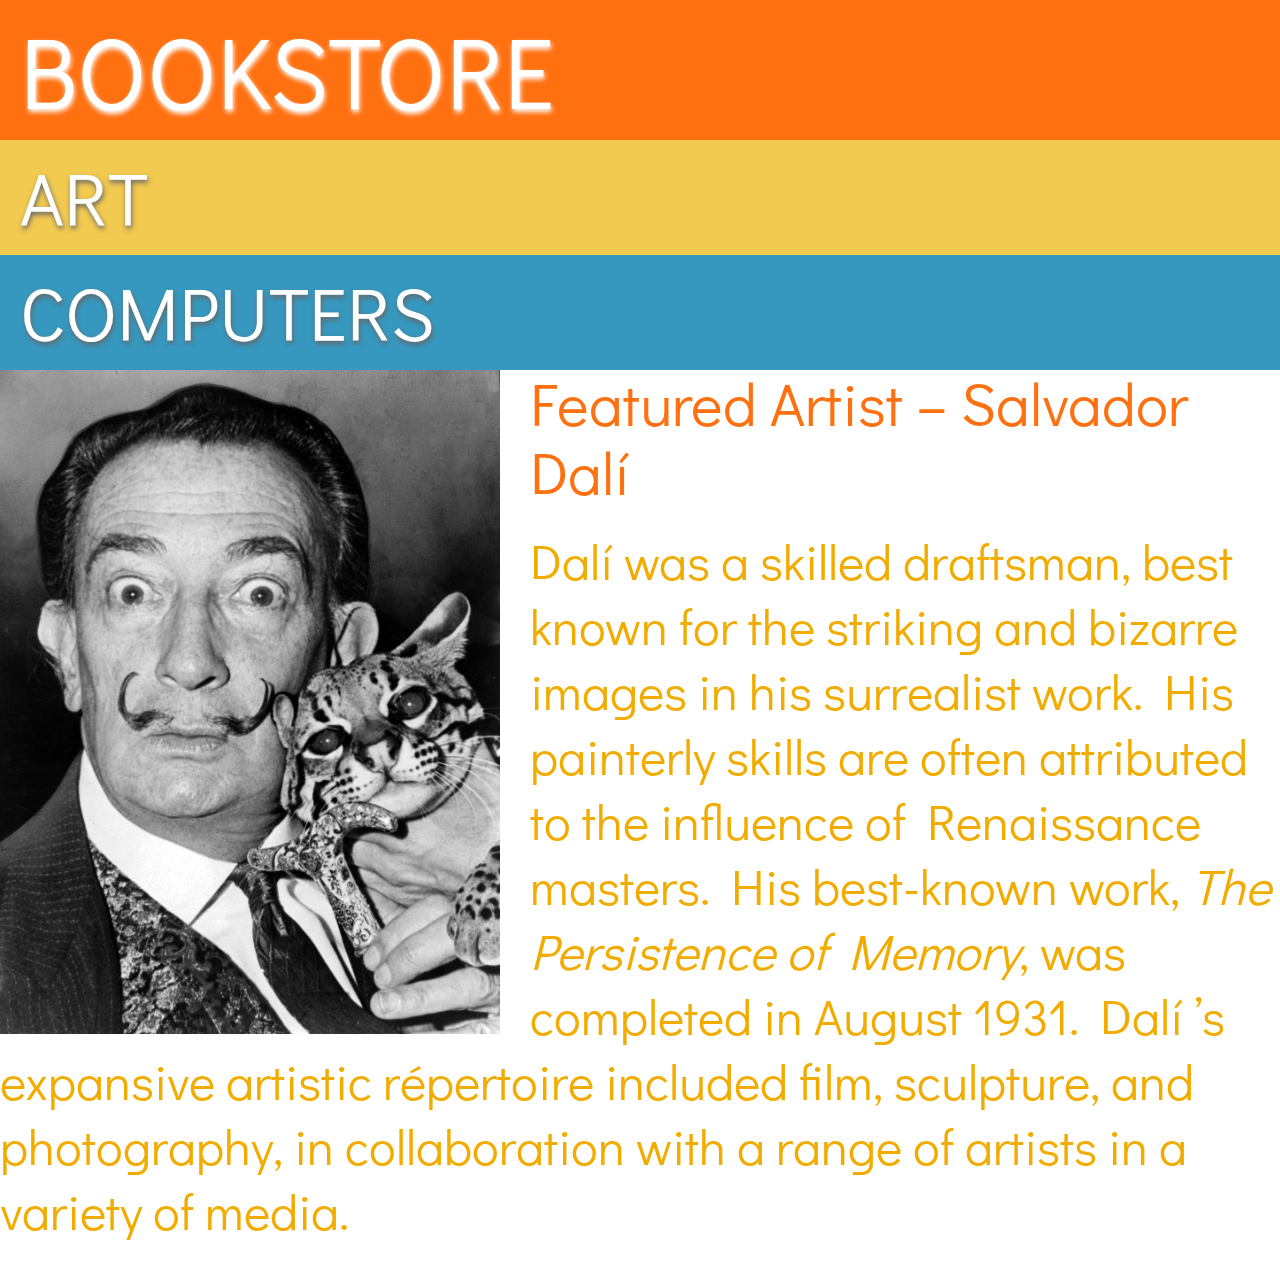
<file: art.html>
<!DOCTYPE html>
<html>
<head>
	<meta charset="utf-8">
	<title>ART | SALVADOR DALÍ</title>
	<link rel="stylesheet" href="css/style.css">
	<link href='http://fonts.googleapis.com/css?family=Didact+Gothic' rel='stylesheet' type='text/css'>
</head>
<body>
<header>
	<nav>
		<ul>
			<li class="btnhome2"><a href="index.html">BOOKSTORE</a></li>
			<li class="btnart2"><a href="art.html">ART</a></li>
			<li class="btncomputers2"><a href="science.html">COMPUTERS</a></li>
		</ul>
	</nav>
</header>
<main>
	<div><img src="img/salvador-dali.jpg"></div>
	<h1><strong>Featured Artist – Salvador Dalí</strong></h1>
    <h1>Dalí was a skilled draftsman, best known for the striking and bizarre images in his surrealist work. His painterly skills are often attributed to the influence of Renaissance masters. His best-known work, <i>The Persistence of Memory</i>, was completed in August 1931. Dalí ’s expansive artistic répertoire included film, sculpture, and photography, in collaboration with a range of artists in a variety of media.</h1>
</main>
</body>
</html>
</file>
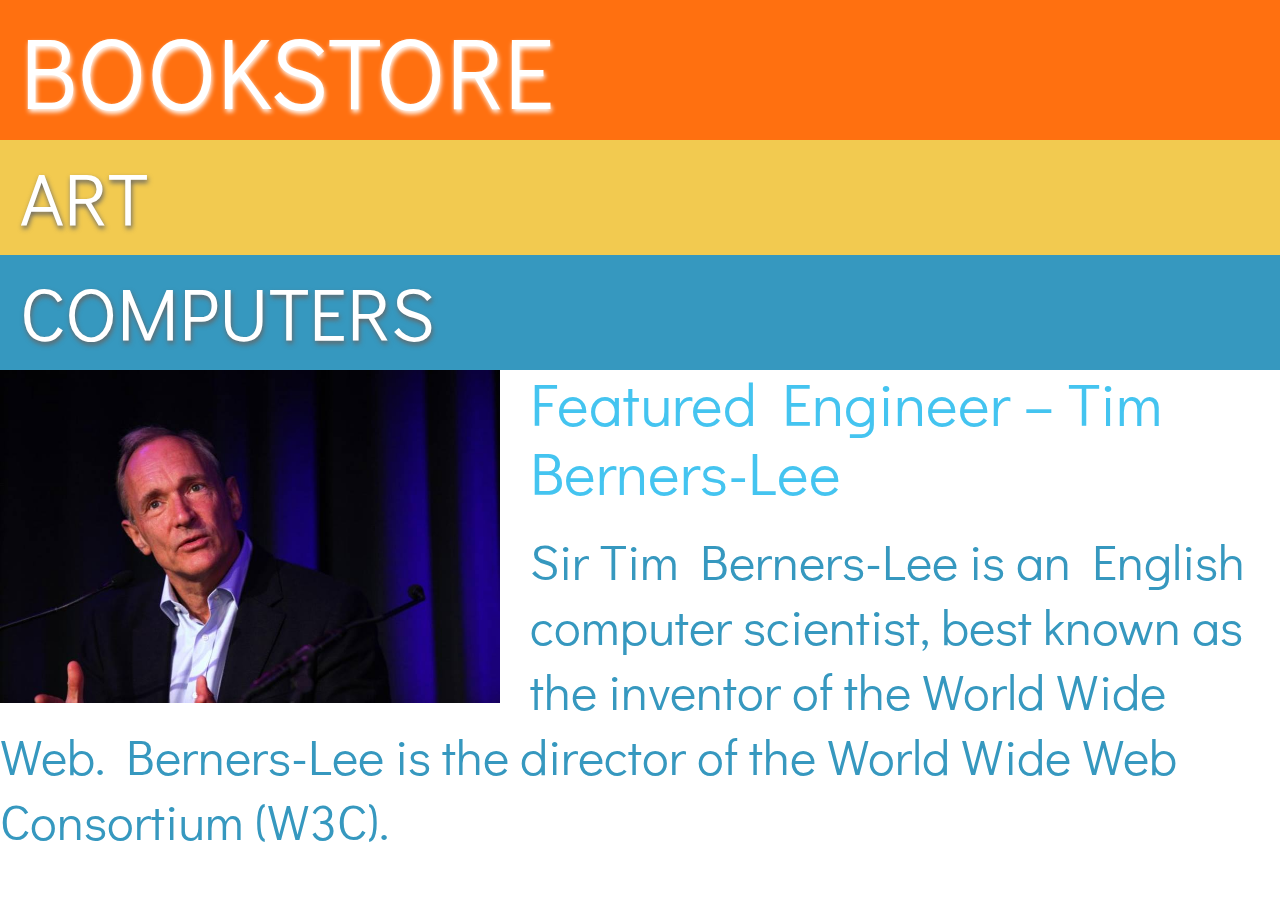
<file: science.html>
<!DOCTYPE html>
<html>
<head>
	<meta charset="utf-8">
	<title>COMPUTERS | TIM BERNERS-LEE</title>
	<link rel="stylesheet" href="css/style.css">
	<link href='http://fonts.googleapis.com/css?family=Didact+Gothic' rel='stylesheet' type='text/css'>
</head>
<body>
<header>
	<nav>
		<ul>
			<li class="btnhome2"><a href="index.html">BOOKSTORE</a></li>
			<li class="btnart2"><a href="art.html">ART</a></li>
			<li class="btncomputers2"><a href="science.html">COMPUTERS</a></li>
		</ul>
	</nav>
</header>
<main>
	<div><img src="img/tim-berners-lee.jpg"></div>
	<h2><em>Featured Engineer – Tim Berners-Lee</em></h2>
	<h2>Sir Tim Berners-Lee is an English computer scientist, best known as the inventor of the World Wide Web. Berners-Lee is the director of the World Wide Web Consortium (W3C).</h2>
</main>
</body>
</html>
</body>
</html>
</file>
<file: css/style.css>
/* http://meyerweb.com/eric/tools/css/reset/
   v2.0 | 20110126
   License: none (public domain)
*/
html, body, div, span, applet, object, iframe,
h1, h2, h3, h4, h5, h6, p, blockquote, pre,
a, abbr, acronym, address, big, cite, code,
del, dfn, em, img, ins, kbd, q, s, samp,
small, strike, strong, sub, sup, tt, var,
b, u, i, center,
dl, dt, dd, ol, ul, li,
fieldset, form, label, legend,
table, caption, tbody, tfoot, thead, tr, th, td,
article, aside, canvas, details, embed,
figure, figcaption, footer, header, hgroup,
menu, nav, output, ruby, section, summary,
time, mark, audio, video {
  margin: 0;
  padding: 0;
  border: 0;
  font-size: 100%;
  font: inherit;
  vertical-align: baseline;
}

/* HTML5 display-role reset for older browsers */
article, aside, details, figcaption, figure,
footer, header, hgroup, menu, nav, section {
  display: block;
}

body {
  line-height: 1;
}

ol, ul {
  list-style: none;
}

blockquote, q {
  quotes: none;
}

blockquote:before, blockquote:after,
q:before, q:after {
  content: '';
  content: none;
}

table {
  border-collapse: collapse;
  border-spacing: 0;
}

/* ------------------------------------------------------------------------------ *\
   BORDER RADIUS
\* ------------------------------------------------------------------------------ */
/* ------------------------------------------------------------------------------ *\
   TRANSITION
\* ------------------------------------------------------------------------------ */
/* ------------------------------------------------------------------------------ *\
   BOX SHADOW
\* ------------------------------------------------------------------------------ */
/* ------------------------------------------------------------------------------ *\
   LINEAR GRADIENT

   Author: Dan Cederholm
\* ------------------------------------------------------------------------------ */
html {
  background: none;
  width: 100%;
}

a {
  text-decoration: none;
  color: white;
}

.btnhome {
  text-shadow: 1px 3px 5px;
  font-family: "Didact Gothic", sans-serif;
  font-size: 200px;
  background: #ff7010;
  text-decoration: none;
  float: left;
  padding: 100px;
  width: 100%;
}

.btnart {
  text-shadow: 1px 3px 5px #666666;
  font-family: "Didact Gothic", sans-serif;
  font-size: 150px;
  background: #F2CA50;
  text-decoration: none;
  float: left;
  padding: 100px;
  width: 100%;
}

.btnart:hover {
  background: #F2AC00;
  text-decoration: none;
}

.btncomputers {
  text-shadow: 1px 3px 5px #666666;
  font-family: "Didact Gothic", sans-serif;
  font-size: 150px;
  background: #3698BF;
  text-decoration: none;
  float: left;
  padding: 100px;
  width: 100%;
}

.btncomputers:hover {
  background: #44c4f0;
  text-decoration: none;
}

.btnhome2 {
  text-shadow: 1px 3px 5px;
  font-family: "Didact Gothic", sans-serif;
  font-size: 100px;
  background: #ff7010;
  text-decoration: none;
  float: left;
  padding: 20px;
  width: 100%;
}

.btnart2 {
  text-shadow: 1px 3px 5px #666666;
  font-family: "Didact Gothic", sans-serif;
  font-size: 75px;
  background: #F2CA50;
  text-decoration: none;
  float: left;
  padding: 20px;
  width: 100%;
}

.btnart2:hover {
  background: #F2AC00;
  text-decoration: none;
}

.btncomputers2 {
  text-shadow: 1px 3px 5px #666666;
  font-family: "Didact Gothic", sans-serif;
  font-size: 75px;
  background: #3698BF;
  text-decoration: none;
  float: left;
  padding: 20px;
  width: 100%;
}

.btncomputers2:hover {
  background: #44c4f0;
  text-decoration: none;
}

h1 {
  font-family: "Didact Gothic", sans-serif;
  font-size: 50px;
  text-decoration: none;
  width: 100%;
  line-height: 1.3em;
  color: #F2AC00;
  padding-bottom: 20px;
}

i {
  font-style: italic;
}

img {
  max-width: 500px;
  float: left;
  padding-right: 30px;
}

strong {
  font-size: 120%;
  color: #ff7010;
}

h2 {
  font-family: "Didact Gothic", sans-serif;
  font-size: 50px;
  text-decoration: none;
  width: 100%;
  line-height: 1.3em;
  color: #3698BF;
  padding-bottom: 20px;
}

em {
  font-size: 120%;
  color: #44c4f0;
}
</file>
